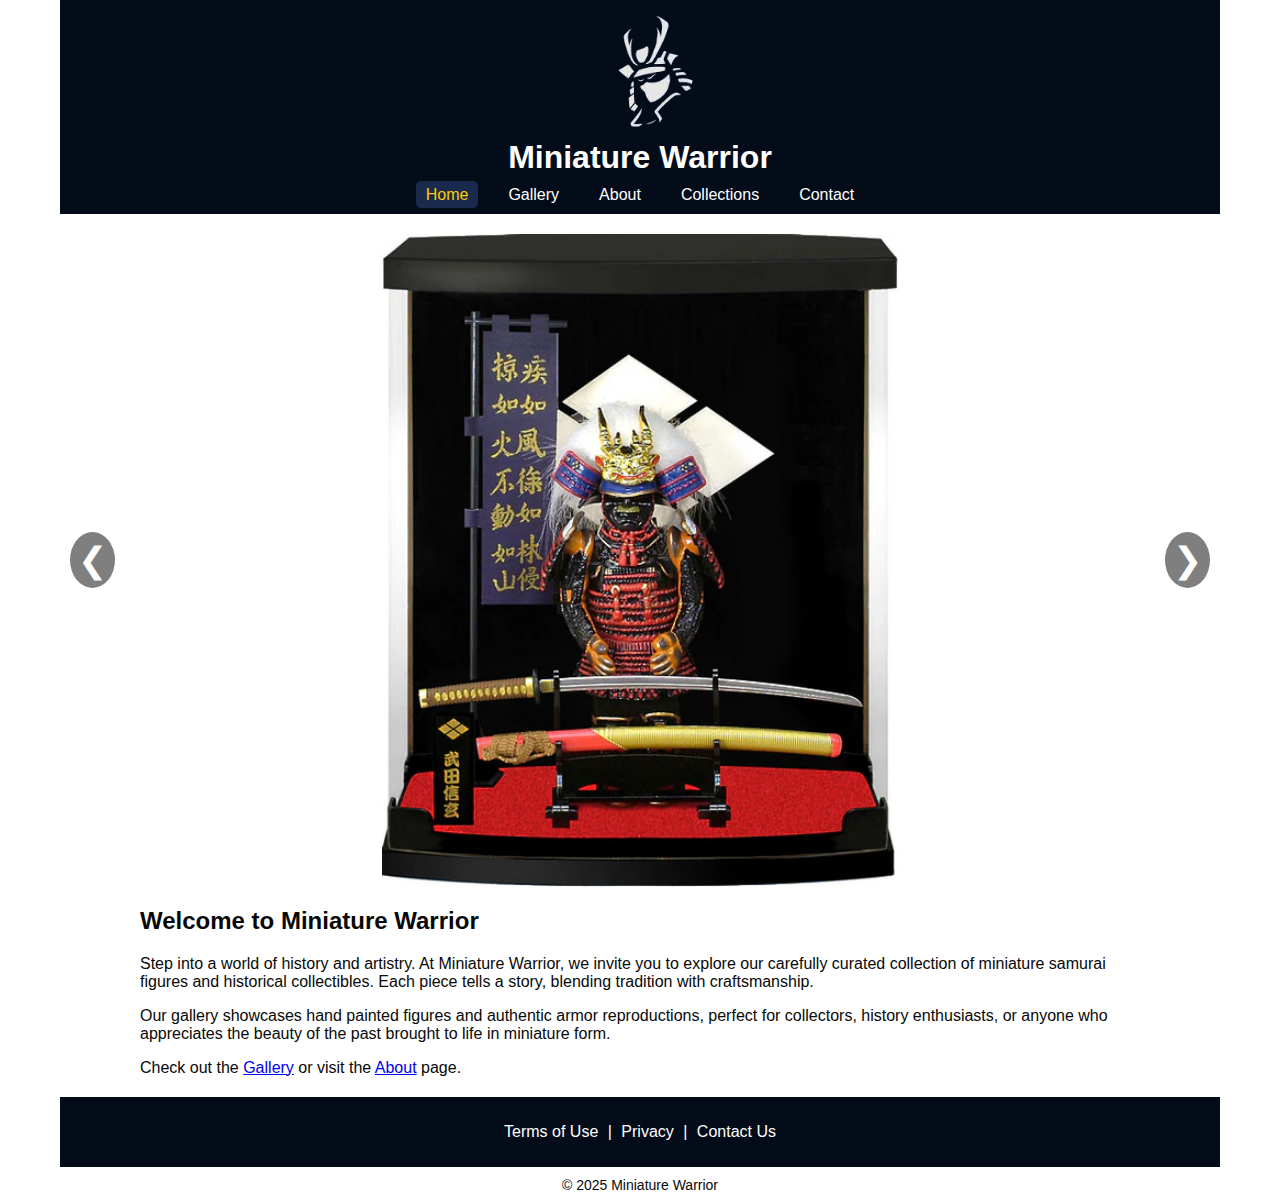
<file: index.html>
<!DOCTYPE html>
<html lang="en">
<head>
  <meta charset="UTF-8">
  <meta name="viewport" content="width=device-width, initial-scale=1.0">
  <title>Home - Miniature Warrior</title>
  <link rel="stylesheet" href="style.css">
</head>
<body>

  <!-- ===== Header ===== -->
  <header>
    <img src="images/my-logo.jpg" alt="Logo">
    <h1>Miniature Warrior</h1>

    <!-- Hamburger Button -->
    <button class="menu-toggle">☰</button>

    <!-- Navigation -->
    <nav class="main-nav">
      <ul>
        <li><a href="index.html" class="active">Home</a></li>
        <li><a href="gallery.html">Gallery</a></li>
        <li><a href="about.html">About</a></li>
        <li class="has-submenu">
          <a href="#">Collections</a>
          <ul class="submenu">
            <li><a href="samurai.html">Samurai</a></li>
            <li><a href="knights.html">Knights</a></li>
            <li><a href="vikings.html">Vikings</a></li>
          </ul>
        </li>
        <li><a href="contact.html">Contact</a></li>
      </ul>
    </nav>
  </header>

  <!-- ===== Slider ===== -->
  <div class="slider">
    <span class="arrow left">&#10094;</span>
    <span class="arrow right">&#10095;</span>
    <img src="images/samurai1.jpg" alt="Samurai 1" class="active">
    <img src="images/samurai2.jpg" alt="Samurai 2">
    <img src="images/samurai3.jpg" alt="Samurai 3">
  </div>

  <!-- ===== Page Content ===== -->
  <div class="page-container">
    <h2>Welcome to Miniature Warrior</h2>
    <p>Step into a world of history and artistry. At Miniature Warrior, we invite you to explore our carefully curated 
      collection of miniature samurai figures and historical collectibles. Each piece tells a story, blending tradition
       with craftsmanship.</p>
    <p>Our gallery showcases hand painted figures and authentic armor reproductions, perfect for collectors, history 
      enthusiasts, or anyone who appreciates the beauty of the past brought to life in miniature form.</p>
    <p>Check out the <a href="gallery.html">Gallery</a> or visit the <a href="about.html">About</a> page.</p>
  </div>

  <!-- ===== Footer ===== -->
  <footer>
    <p>
     <a href="#">Terms of Use</a> |
     <a href="#">Privacy</a> |
     <a href="contact.html">Contact Us</a>
    </p>
  </footer>
  <div class="copyright">© 2025 Miniature Warrior</div>

  <!-- ===== JavaScript ===== -->
  <script>
  document.addEventListener("DOMContentLoaded", function () {
    // Hamburger menu toggle
    const menuToggle = document.querySelector(".menu-toggle");
    const mainNav = document.querySelector(".main-nav");

    menuToggle.addEventListener("click", function () {
      mainNav.classList.toggle("open");
    });

    // Submenu toggle (mobile only)
    const submenuParents = document.querySelectorAll(".has-submenu > a");

    submenuParents.forEach(link => {
      link.addEventListener("click", function (e) {
        if (window.innerWidth <= 768) {
          e.preventDefault(); // prevent link from jumping
          this.parentElement.classList.toggle("open");
        }
      });
    });

    // ===== Slider Logic =====
    const slides = document.querySelectorAll(".slider img");
    const prev = document.querySelector(".arrow.left");
    const next = document.querySelector(".arrow.right");
    let index = 0;

    function showSlide(i) {
      slides.forEach((slide, idx) => {
        slide.classList.remove("active");
        if (idx === i) slide.classList.add("active");
      });
    }

    prev.addEventListener("click", function () {
      index = (index - 1 + slides.length) % slides.length;
      showSlide(index);
    });

    next.addEventListener("click", function () {
      index = (index + 1) % slides.length;
      showSlide(index);
    });
  });
  </script>

</body>
</html>
</file>
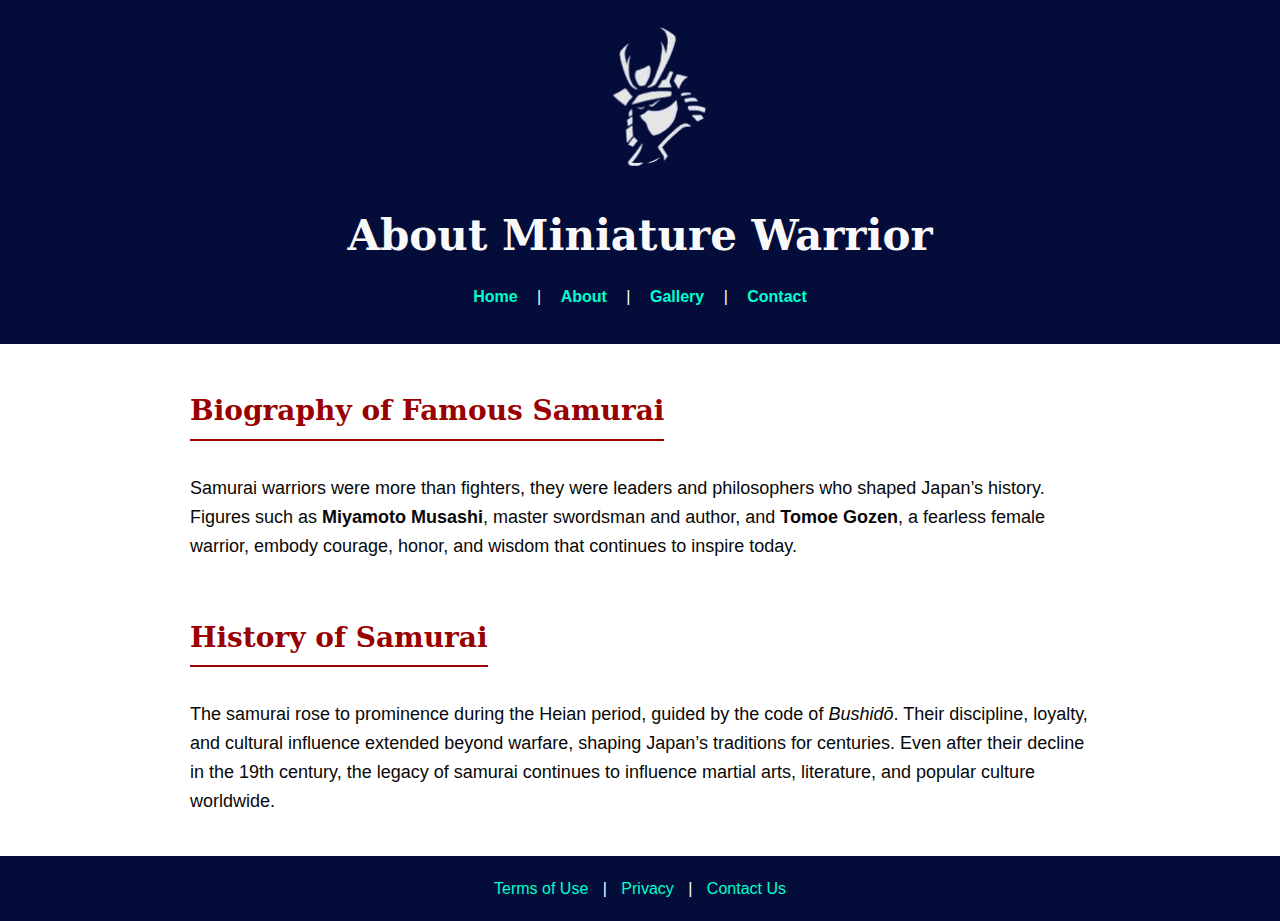
<file: about.html>
<!DOCTYPE html>
<html lang="en">
<head>
<meta charset="UTF-8">
<meta name="viewport" content="width=device-width, initial-scale=1.0">
<title>About - Miniature Warrior</title>
<style>
    body { 
        font-family: Arial, sans-serif; 
        margin: 0; 
        background: #fff; 
        color: #080808; 
        line-height: 1.6;
    }
    header, footer { 
        text-align: center; 
        background: #040c39; 
        color: #fff; 
        padding: 20px 15px; 
    }
    header img { width: 150px; margin-bottom: 10px; }
    h1, h2 { font-family: 'Georgia', 'serif'; margin: 15px 0; }
    h1 { color: #f9f9f9; font-size: 42px; }
    h2 { color: #990000; font-size: 28px; border-bottom: 2px solid #990000; display: inline-block; padding-bottom: 5px; }
    nav { margin: 15px 0; }
    nav a { 
        color: #00ffcc; 
        text-decoration: none; 
        margin: 0 15px; 
        font-weight: bold;
        transition: color 0.3s;
    }
    nav a:hover { color: #ffcc00; }
    main { 
        max-width: 900px; 
        margin: 30px auto; 
        padding: 0 20px; 
    }
    section { 
        margin-bottom: 40px; 
    }
    p { 
        font-size: 18px; 
    }
    footer a { 
        color: #00ffcc; 
        text-decoration: none; 
        margin: 0 10px; 
    }
    footer a:hover { text-decoration: underline; }
</style>
</head>
<body>

<header>
    <img src="/images/my-logo.jpg" alt="Logo">
    <h1>About Miniature Warrior</h1>
    <nav>
        <a href="index.html">Home</a> |
        <a href="about.html">About</a> |
        <a href="gallery.html">Gallery</a> |
        <a href="contact.html">Contact</a>
    </nav>
</header>

<main>
    <section>
        <h2>Biography of Famous Samurai</h2>
        <p>Samurai warriors were more than fighters, they were leaders and philosophers who shaped Japan’s history. Figures such as <strong>Miyamoto Musashi</strong>, master swordsman and author, and <strong>Tomoe Gozen</strong>, a fearless female warrior, embody courage, honor, and wisdom that continues to inspire today.</p>
    </section>

    <section>
        <h2>History of Samurai</h2>
        <p>The samurai rose to prominence during the Heian period, guided by the code of <em>Bushidō</em>. Their discipline, loyalty, and cultural influence extended beyond warfare, shaping Japan’s traditions for centuries. Even after their decline in the 19th century, the legacy of samurai continues to influence martial arts, literature, and popular culture worldwide.</p>
    </section>
</main>

<footer>
    <a href="#">Terms of Use</a> |
    <a href="#">Privacy</a> |
    <a href="contact.html">Contact Us</a>
</footer>

</body>
</html>
</file>
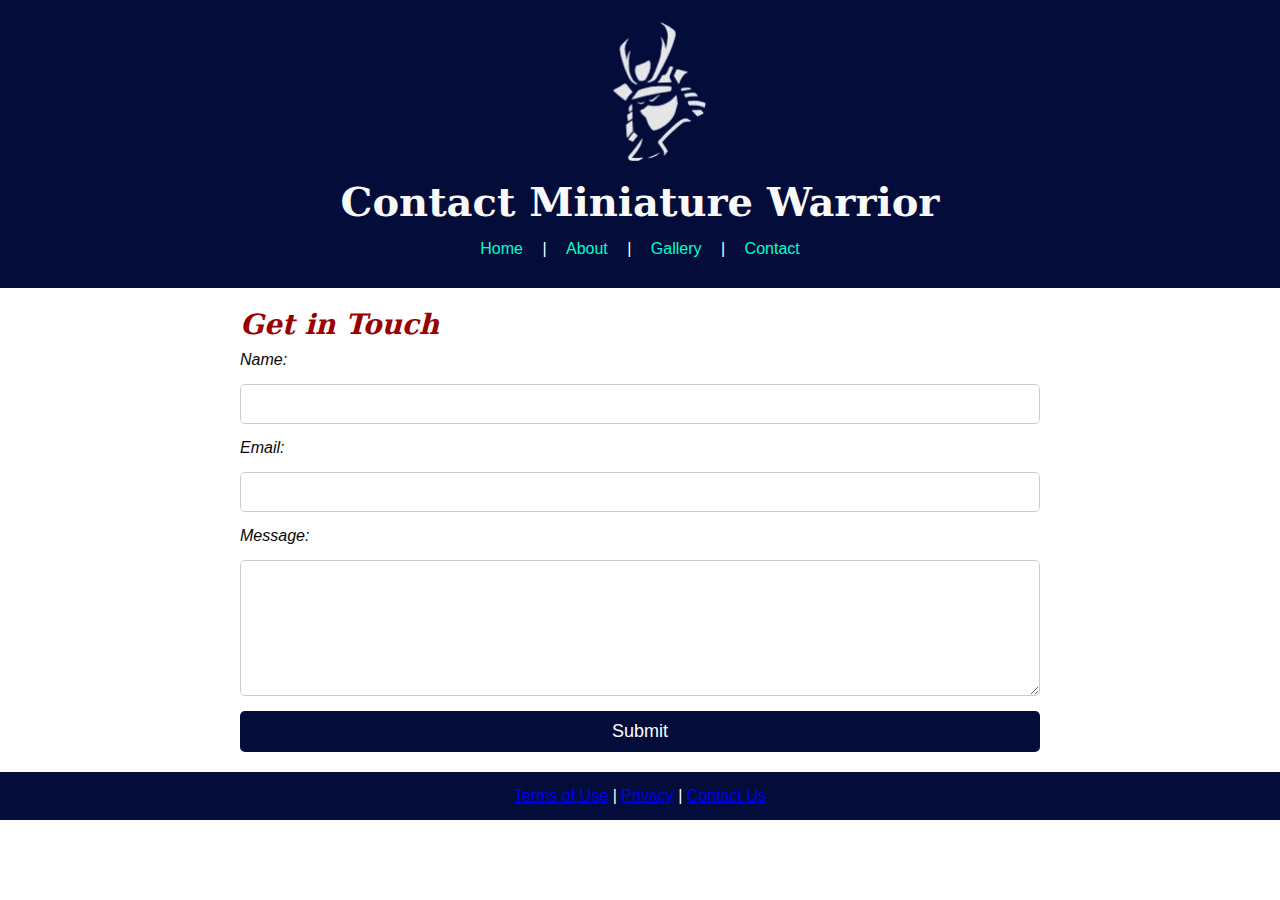
<file: contact.html>
<!DOCTYPE html>
<html lang="en">
<head>
<meta charset="UTF-8">
<meta name="viewport" content="width=device-width, initial-scale=1.0">
<title>Contact - Miniature Warrior</title>
<style>
    body { font-family: Arial, sans-serif; margin: 0; background: #fff; color: #080808; }
    header, footer { text-align: center; background: #040c39; color: #fff; padding: 15px 20px; }
    header img { width: 150px; }
    h1, h2 { font-family: 'Georgia', 'serif'; margin: 10px 0; }
    h1 { color: #f9f9f9; font-size: 40px; }
    h2 { color: #990000; font-size: 28px; }
    nav { margin: 15px 0; }
    nav a { color: #00ffcc; text-decoration: none; margin: 0 15px; }
    nav a:hover { text-decoration: underline; }
    section { max-width: 800px; margin: 20px auto; padding: 0 15px; font-style: italic; }
    form { display: flex; flex-direction: column; gap: 15px; }
    input, textarea { padding: 10px; font-size: 16px; border: 1px solid #ccc; border-radius: 5px; }
    button { padding: 10px; font-size: 18px; background: #040c39; color: #fff; border: none; border-radius: 5px; cursor: pointer; }
    button:hover { background: #333; }
</style>
</head>
<body>

<header>
    <img src="/images/my-logo.jpg" alt="Logo">
    <h1>Contact Miniature Warrior</h1>
    <nav>
        <a href="index.html">Home</a> |
        <a href="about.html">About</a> |
        <a href="gallery.html">Gallery</a> |
        <a href="contact.html">Contact</a>
    </nav>
</header>

<section>
    <h2>Get in Touch</h2>
    <form>
        <label for="name">Name:</label>
        <input type="text" id="name" name="name" required>

        <label for="email">Email:</label>
        <input type="email" id="email" name="email" required>

        <label for="message">Message:</label>
        <textarea id="message" name="message" rows="6" required></textarea>

        <button type="submit">Submit</button>
    </form>
</section>

<footer>
    <a href="#">Terms of Use</a> |
    <a href="#">Privacy</a> |
    <a href="contact.html">Contact Us</a>
</footer>

</body>
</html>
</file>
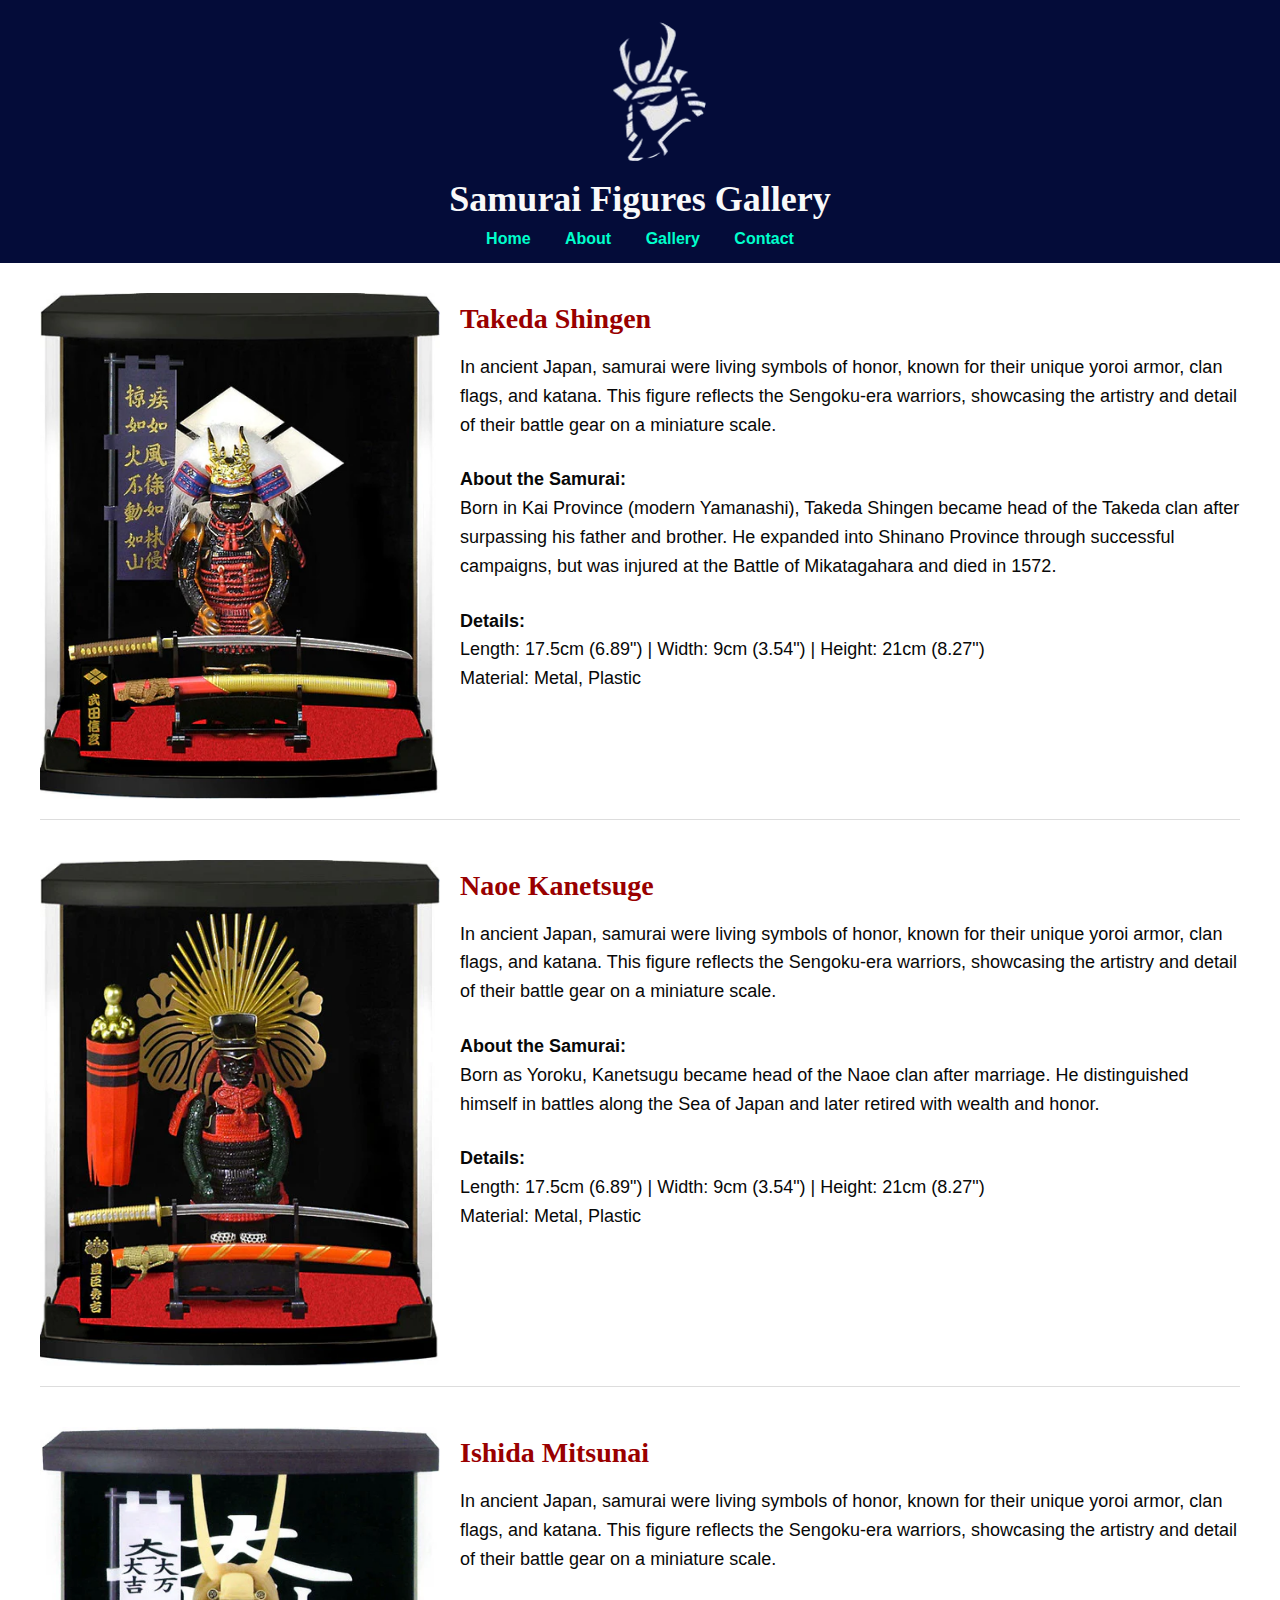
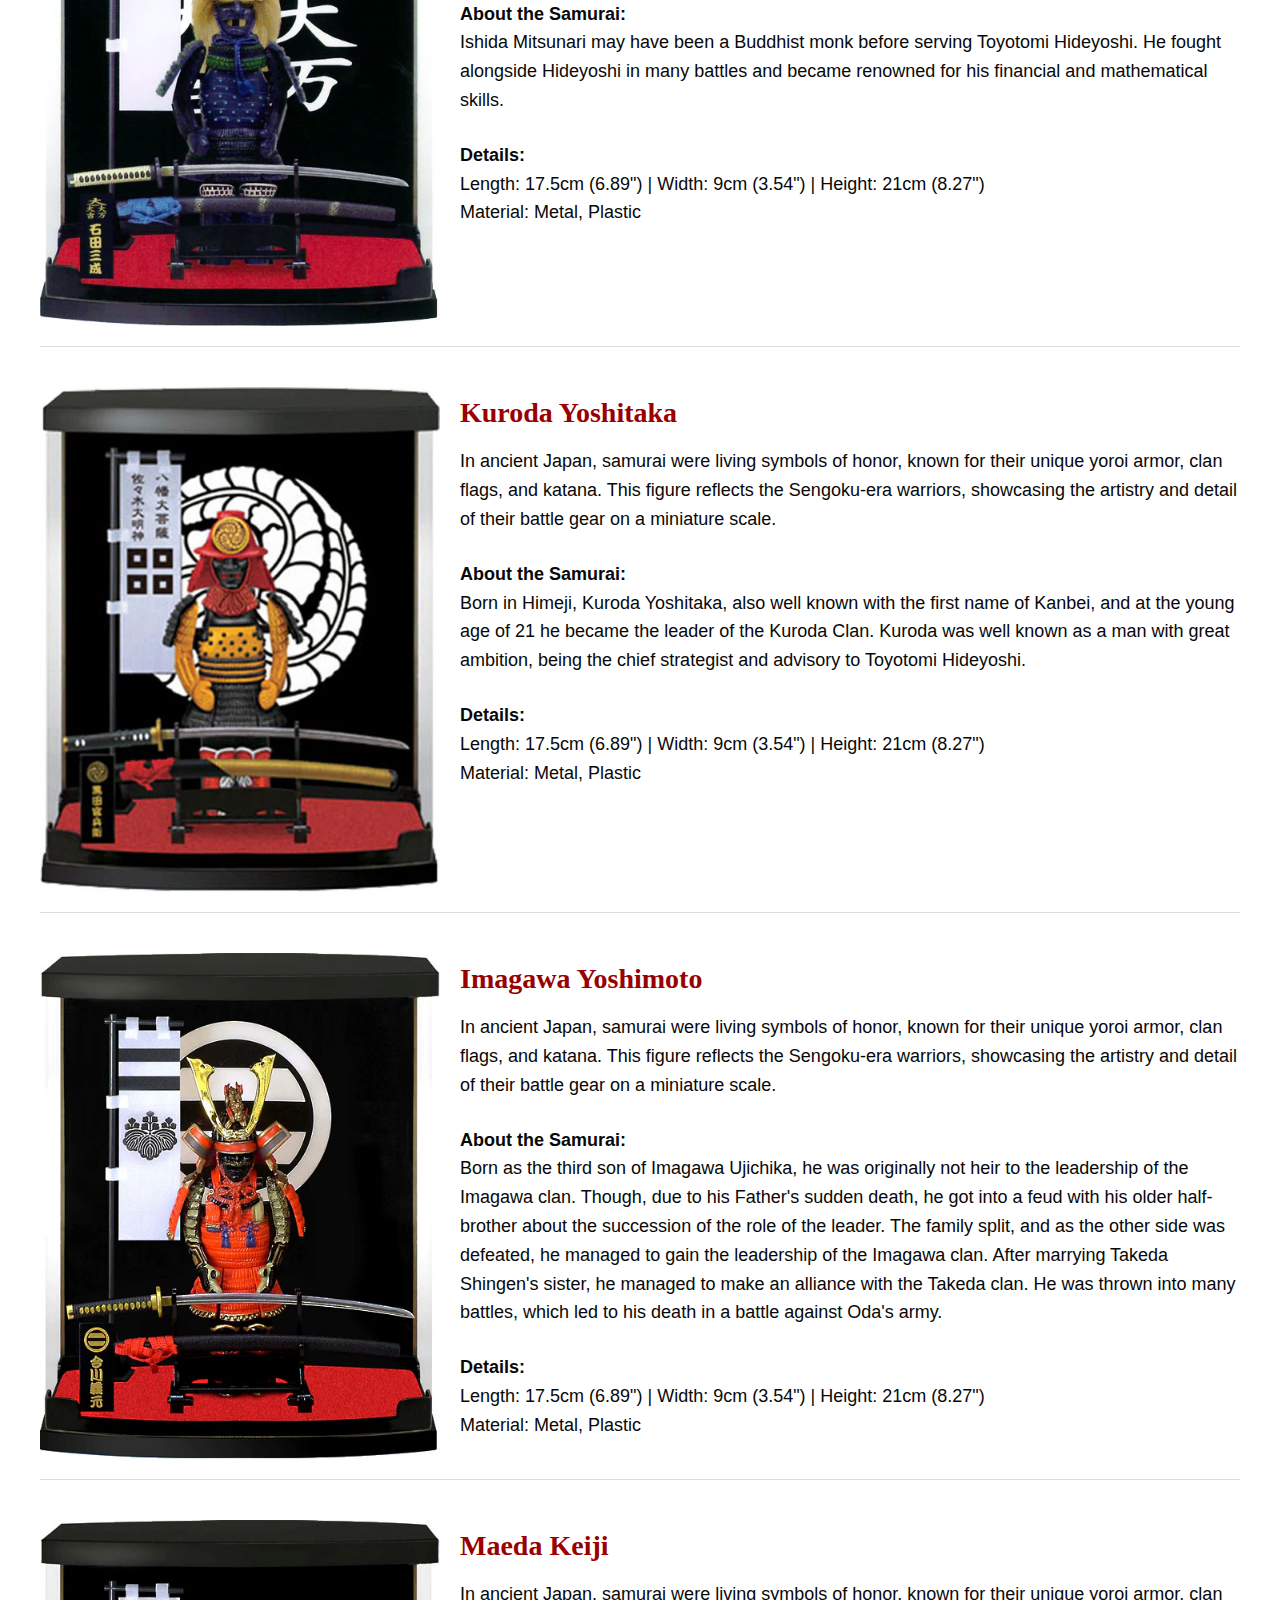
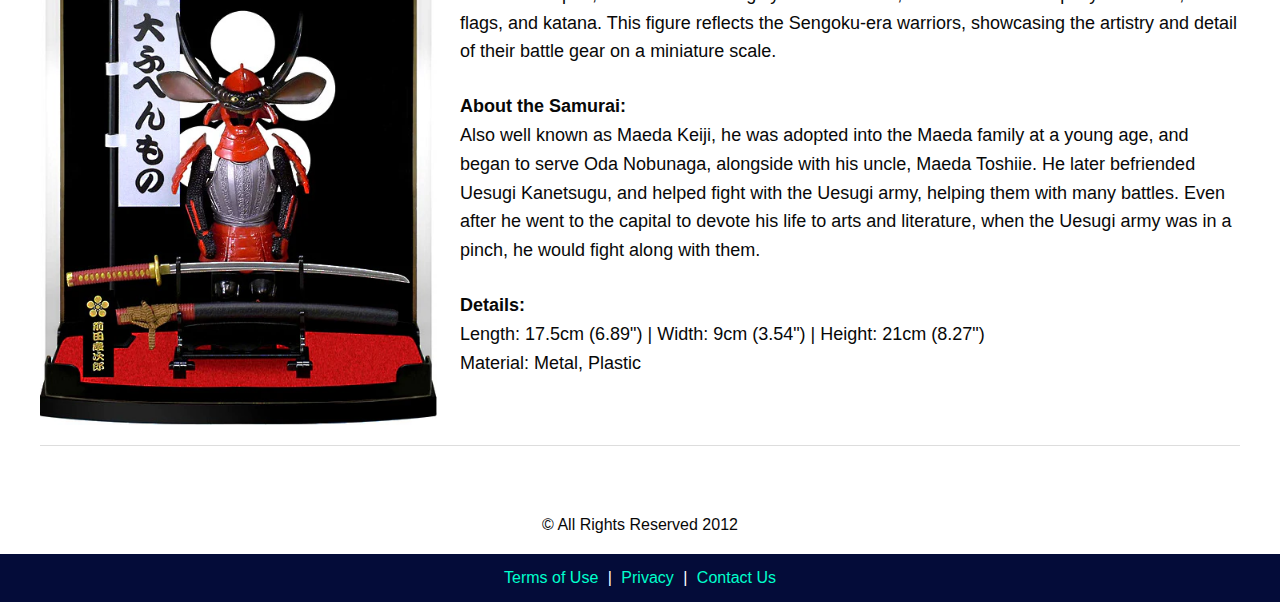
<file: gallery.html>
<!DOCTYPE html>
<html lang="en">
<head>
<meta charset="UTF-8">
<meta name="viewport" content="width=device-width, initial-scale=1.0">
<title>Gallery - Miniature Warrior</title>
<style>
    body { font-family: Arial, sans-serif; margin: 0; background: #fff; color: #080808; }
    header, footer { text-align: center; background: #040c39; color: #fff; padding: 15px 20px; }
    header img { width: 150px; }
    nav { margin-top: 10px; }
    nav a { color: #00ffcc; text-decoration: none; margin: 0 15px; font-weight: bold; }
    nav a:hover { text-decoration: underline; }
    h1, h2 { font-family: 'Georgia', serif; margin: 10px 0; }
    h1 { color: #f9f9f9; font-size: 36px; }
    h2 { color: #990000; }

    .gallery-container {
        max-width: 1200px;
        margin: 20px auto;
        padding: 10px;
    }

    .gallery-item {
        display: flex;
        flex-direction: row;
        align-items: flex-start;
        margin-bottom: 40px;
        padding-bottom: 20px;
        border-bottom: 1px solid #ddd;
    }

    .gallery-item img {
        width: 400px;
        height: auto;
        border-radius: 10px;
        margin-right: 20px;
        flex-shrink: 0;
        transition: transform 0.3s;
        cursor: pointer;
    }

    .gallery-item img:hover {
        transform: scale(1.05);
    }

    .description {
        display: flex;
        flex-direction: column;
        justify-content: flex-start;
    }

    .description h2 {
        font-size: 28px;
        margin-bottom: 10px;
    }

    .description p {
        font-size: 18px;
        line-height: 1.6;
        margin: 8px 0;
    }

    .description p strong {
        display: block;
        margin-top: 10px;
    }

    footer a { color: #00ffcc; text-decoration: none; margin: 0 5px; }
    footer a:hover { text-decoration: underline; }
    .copyright { text-align: center; margin: 20px 0; }
</style>
</head>
<body>

<header>
    <img src="images/my-logo.jpg" alt="Logo">
    <h1>Samurai Figures Gallery</h1>
    <nav>
        <a href="index.html">Home</a>
        <a href="about.html">About</a>
        <a href="gallery.html">Gallery</a>
        <a href="contact.html">Contact</a>
    </nav>
</header>

<div class="gallery-container">

    <div class="gallery-item">
        <img src="images/samurai1.jpg" alt="Samurai Figure 1">
        <div class="description">
            <h2>Takeda Shingen</h2>
            <p>In ancient Japan, samurai were living symbols of honor, known for their unique yoroi armor, clan flags, and katana. This figure reflects the Sengoku-era warriors, 
                showcasing the artistry and detail of their battle gear on a miniature scale.</p>
            <p><strong>About the Samurai:</strong> Born in Kai Province (modern Yamanashi), Takeda Shingen became head of the Takeda clan after surpassing his father and brother. 
                He expanded into Shinano Province through successful campaigns, but was injured at the Battle of Mikatagahara and died in 1572.</p>
            <p><strong>Details:</strong>
                Length: 17.5cm (6.89") | Width: 9cm (3.54") | Height: 21cm (8.27")<br>
                Material: Metal, Plastic
            </p>
        </div>
    </div>

    <div class="gallery-item">
        <img src="images/samurai2.jpg" alt="Samurai Figure 2">
        <div class="description">
            <h2>Naoe Kanetsuge</h2>
            <p>In ancient Japan, samurai were living symbols of honor, known for their unique yoroi armor, clan flags, and katana. This figure reflects the Sengoku-era warriors,
                showcasing the artistry and detail of their battle gear on a miniature scale.</p>
            <p><strong>About the Samurai:</strong> Born as Yoroku, Kanetsugu became head of the Naoe clan after marriage. He distinguished himself in battles along the Sea of Japan 
                and later retired with wealth and honor.</p>
            <p><strong>Details:</strong>
                Length: 17.5cm (6.89") | Width: 9cm (3.54") | Height: 21cm (8.27")<br>
                Material: Metal, Plastic
            </p>
        </div>
    </div>

    <div class="gallery-item">
        <img src="images/samurai3.jpg" alt="Samurai Figure 3">
        <div class="description">
            <h2>Ishida Mitsunai</h2>
            <p>In ancient Japan, samurai were living symbols of honor, known for their unique yoroi armor, clan flags, and katana. This figure reflects the Sengoku-era warriors,
                showcasing the artistry and detail of their battle gear on a miniature scale.</p>
            <p><strong>About the Samurai:</strong> Ishida Mitsunari may have been a Buddhist monk before serving Toyotomi Hideyoshi. He fought alongside Hideyoshi in many battles
                 and became renowned for his financial and mathematical skills.</p>
            <p><strong>Details:</strong>
                Length: 17.5cm (6.89") | Width: 9cm (3.54") | Height: 21cm (8.27")<br>
                Material: Metal, Plastic
            </p>
        </div>
    </div>

    <div class="gallery-item">
        <img src="images/samurai4.jpg" alt="Samurai Figure 4">
        <div class="description">
            <h2>Kuroda Yoshitaka</h2>
            <p>In ancient Japan, samurai were living symbols of honor, known for their unique yoroi armor, clan flags, and katana. This figure reflects the Sengoku-era warriors,
                showcasing the artistry and detail of their battle gear on a miniature scale.</p>
            <p><strong>About the Samurai:</strong> Born in Himeji, Kuroda Yoshitaka, also well known with the first name of Kanbei, and at the young age of 21 he became the 
                leader of the Kuroda Clan. Kuroda was well known as a man with great ambition, being the chief strategist and advisory to Toyotomi Hideyoshi. </p>
            <p><strong>Details:</strong>
                Length: 17.5cm (6.89") | Width: 9cm (3.54") | Height: 21cm (8.27")<br>
                Material: Metal, Plastic
            </p>
        </div>
    </div>

    <div class="gallery-item">
        <img src="images/samurai5.jpg" alt="Samurai Figure 5">
        <div class="description">
            <h2>Imagawa Yoshimoto</h2>
            <p>In ancient Japan, samurai were living symbols of honor, known for their unique yoroi armor, clan flags, and katana. This figure reflects the Sengoku-era warriors,
                showcasing the artistry and detail of their battle gear on a miniature scale.</p>
            <p><strong>About the Samurai:</strong> Born as the third son of Imagawa Ujichika, he was originally not heir to the leadership of the Imagawa clan. Though, due to
                 his Father's sudden death, he got into a feud with his older half-brother about the succession of the role of the leader. The family split, and as the other 
                 side was defeated, he managed to gain the leadership of the Imagawa clan. After marrying Takeda Shingen's sister, he managed to make an alliance with the
                  Takeda clan. He was thrown into many battles, which led to his death in a battle against Oda's army.  </p>
            <p><strong>Details:</strong>
                Length: 17.5cm (6.89") | Width: 9cm (3.54") | Height: 21cm (8.27")<br>
                Material: Metal, Plastic
            </p>
        </div>
    </div>

    <div class="gallery-item">
        <img src="images/samurai6.jpg" alt="Samurai Figure 6">
        <div class="description">
            <h2>Maeda Keiji</h2>
            <p>In ancient Japan, samurai were living symbols of honor, known for their unique yoroi armor, clan flags, and katana. This figure reflects the Sengoku-era warriors,
                showcasing the artistry and detail of their battle gear on a miniature scale.</p>
            <p><strong>About the Samurai:</strong> Also well known as Maeda Keiji, he was adopted into the Maeda family at a young age, and began to serve Oda Nobunaga, 
                alongside with his uncle, Maeda Toshiie. He later befriended Uesugi Kanetsugu, and helped fight with the Uesugi army, helping them with many battles. 
                Even after he went to the capital to devote his life to arts and literature, when the Uesugi army was in a pinch, he would fight along with them. </p>
            <p><strong>Details:</strong>
                Length: 17.5cm (6.89") | Width: 9cm (3.54") | Height: 21cm (8.27")<br>
                Material: Metal, Plastic
            </p>
        </div>
    </div>

</div>

<div class="copyright">
    &copy; All Rights Reserved 2012
</div>

<footer>
    <a href="#">Terms of Use</a> | <a href="#">Privacy</a> | <a href="contact.html">Contact Us</a>
</footer>

</body>
</html>
</file>
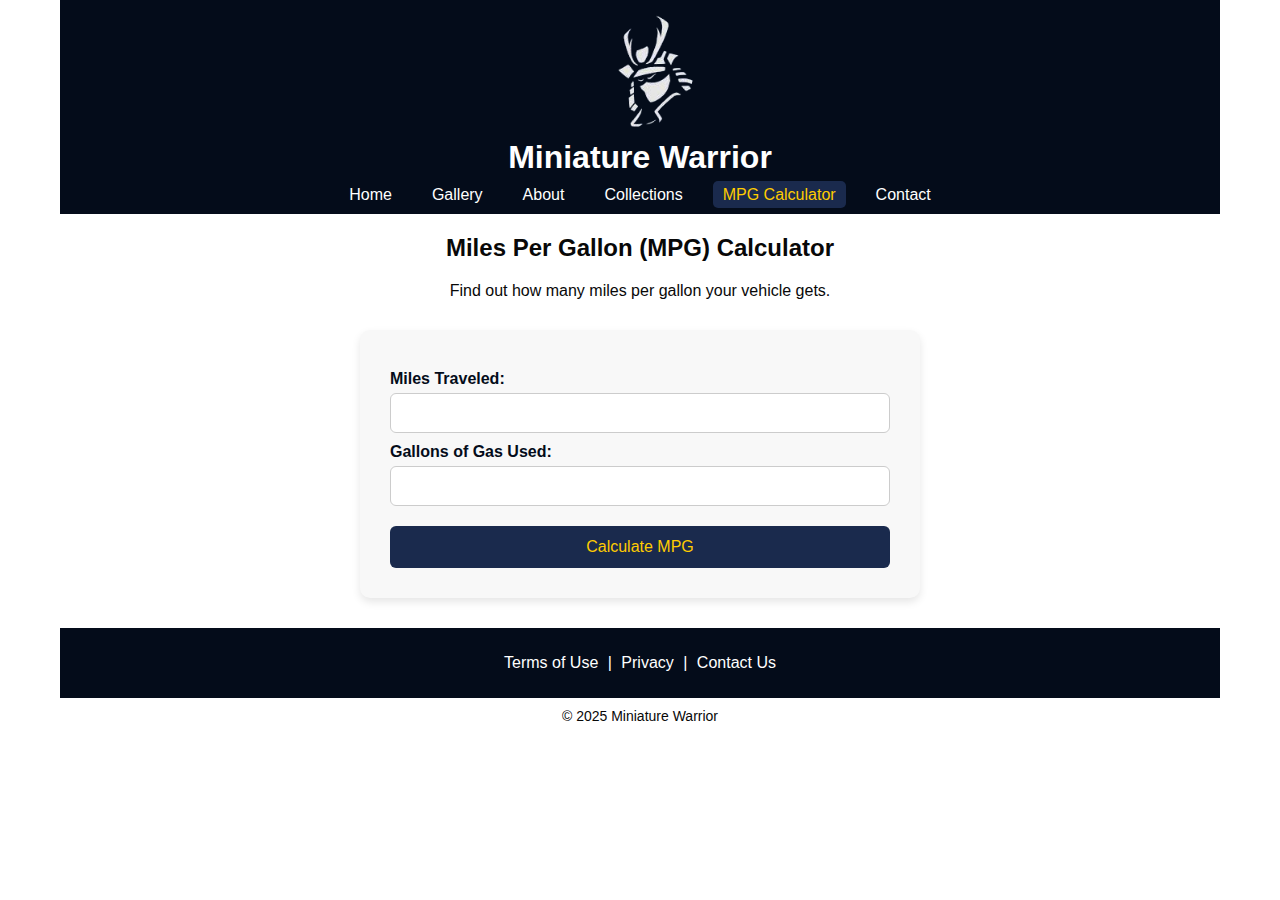
<file: milespergallon.html>
<!DOCTYPE html>
<html lang="en">
<head>
  <meta charset="UTF-8">
  <meta name="viewport" content="width=device-width, initial-scale=1.0">
  <title>Miles Per Gallon Calculator - Miniature Warrior</title>
  <link rel="stylesheet" href="style.css">
  <style>
    /* ===== MPG Calculator Styles ===== */
    .mpg-form {
      background: #f8f8f8;
      border-radius: 10px;
      padding: 30px;
      max-width: 500px;
      margin: 30px auto;
      box-shadow: 0 4px 8px rgba(0,0,0,0.1);
    }

    .mpg-form label {
      font-weight: bold;
      display: block;
      margin-top: 10px;
      color: #040c1a;
    }

    .mpg-form input {
      width: 100%;
      padding: 10px;
      margin-top: 5px;
      border: 1px solid #ccc;
      border-radius: 6px;
      box-sizing: border-box;
      font-size: 16px;
    }

    .mpg-form button {
      background: #1a2a4d;
      color: #ffcc00;
      border: none;
      padding: 12px 20px;
      margin-top: 20px;
      border-radius: 6px;
      font-size: 16px;
      cursor: pointer;
      transition: background 0.3s ease, color 0.3s ease;
      width: 100%;
    }

    .mpg-form button:hover {
      background: #ffcc00;
      color: #1a2a4d;
      font-weight: bold;
    }

    #result {
      text-align: center;
      margin-top: 25px;
      font-size: 20px;
      font-weight: bold;
      color: #040c1a;
    }
  </style>
</head>
<body>

  <!-- ===== Header ===== -->
  <header>
    <img src="images/my-logo.jpg" alt="Logo">
    <h1>Miniature Warrior</h1>
    <button class="menu-toggle">☰</button>

    <nav class="main-nav">
      <ul>
        <li><a href="index.html">Home</a></li>
        <li><a href="gallery.html">Gallery</a></li>
        <li><a href="about.html">About</a></li>
        <li class="has-submenu">
          <a href="#">Collections</a>
          <ul class="submenu">
            <li><a href="samurai.html">Samurai</a></li>
            <li><a href="knights.html">Knights</a></li>
            <li><a href="vikings.html">Vikings</a></li>
          </ul>
        </li>
        <li><a href="mpg.html" class="active">MPG Calculator</a></li>
        <li><a href="contact.html">Contact</a></li>
      </ul>
    </nav>
  </header>

  <!-- ===== MPG Calculator ===== -->
  <div class="page-container">
    <h2 style="text-align: center;">Miles Per Gallon (MPG) Calculator</h2>
    <p style="text-align:center;">Find out how many miles per gallon your vehicle gets.</p>

    <form id="mpgForm" class="mpg-form">
      <label>Miles Traveled:</label>
      <input type="number" id="milesTraveled" required>

      <label>Gallons of Gas Used:</label>
      <input type="number" id="gallonsUsed" step="0.01" required>

      <button type="button" onclick="calculateMPG()">Calculate MPG</button>
    </form>

    <h3 id="result"></h3>
  </div>

  <!-- ===== Footer ===== -->
  <footer>
    <p>
      <a href="#">Terms of Use</a> |
      <a href="#">Privacy</a> |
      <a href="contact.html">Contact Us</a>
    </p>
  </footer>
  <div class="copyright">© 2025 Miniature Warrior</div>

  <script>
    // MPG calculation logic
    function calculateMPG() {
      const miles = parseFloat(document.getElementById('milesTraveled').value);
      const gallons = parseFloat(document.getElementById('gallonsUsed').value);

      if (miles > 0 && gallons > 0) {
        const mpg = miles / gallons;
        document.getElementById('result').textContent =
          "Your vehicle gets " + mpg.toFixed(2) + " miles per gallon.";
      } else {
        document.getElementById('result').textContent = "Please enter valid positive numbers.";
      }
    }

    // Mobile nav functionality
    document.addEventListener("DOMContentLoaded", function () {
      const menuToggle = document.querySelector(".menu-toggle");
      const mainNav = document.querySelector(".main-nav");
      menuToggle.addEventListener("click", function () {
        mainNav.classList.toggle("open");
      });

      const submenuParents = document.querySelectorAll(".has-submenu > a");
      submenuParents.forEach(link => {
        link.addEventListener("click", function (e) {
          if (window.innerWidth <= 768) {
            e.preventDefault();
            this.parentElement.classList.toggle("open");
          }
        });
      });
    });
  </script>
</body>
</html>
</file>
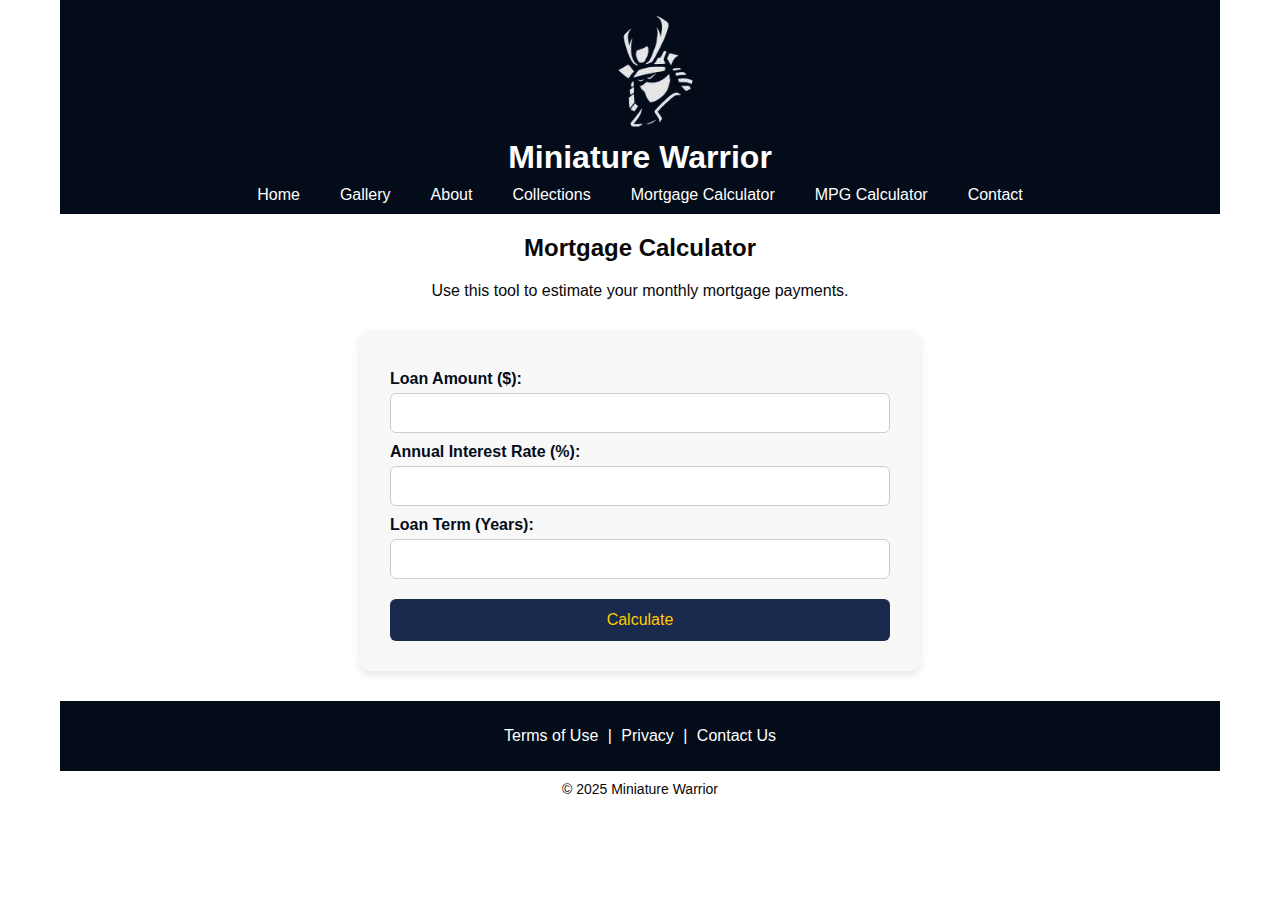
<file: mortgage.html>
<!DOCTYPE html>
<html lang="en">
<head>
  <meta charset="UTF-8">
  <meta name="viewport" content="width=device-width, initial-scale=1.0">
  <title>Mortgage Calculator - Miniature Warrior</title>
  <link rel="stylesheet" href="style.css">
  <style>
    /* ===== Mortgage Calculator Styles ===== */
    .mortgage-form {
      background: #f8f8f8;
      border-radius: 10px;
      padding: 30px;
      max-width: 500px;
      margin: 30px auto;
      box-shadow: 0 4px 8px rgba(0,0,0,0.1);
    }

    .mortgage-form label {
      font-weight: bold;
      display: block;
      margin-top: 10px;
      color: #040c1a;
    }

    .mortgage-form input {
      width: 100%;
      padding: 10px;
      margin-top: 5px;
      border: 1px solid #ccc;
      border-radius: 6px;
      box-sizing: border-box;
      font-size: 16px;
    }

    .mortgage-form button {
      background: #1a2a4d;
      color: #ffcc00;
      border: none;
      padding: 12px 20px;
      margin-top: 20px;
      border-radius: 6px;
      font-size: 16px;
      cursor: pointer;
      transition: background 0.3s ease, color 0.3s ease;
      width: 100%;
    }

    .mortgage-form button:hover {
      background: #ffcc00;
      color: #1a2a4d;
      font-weight: bold;
    }

    #result {
      text-align: center;
      margin-top: 25px;
      font-size: 20px;
      font-weight: bold;
      color: #040c1a;
    }
  </style>
</head>
<body>

  <!-- ===== Header ===== -->
  <header>
    <img src="images/my-logo.jpg" alt="Logo">
    <h1>Miniature Warrior</h1>
    <button class="menu-toggle">☰</button>

    <nav class="main-nav">
      <ul>
        <li><a href="index.html">Home</a></li>
        <li><a href="gallery.html">Gallery</a></li>
        <li><a href="about.html">About</a></li>
        <li class="has-submenu">
          <a href="#">Collections</a>
          <ul class="submenu">
            <li><a href="samurai.html">Samurai</a></li>
            <li><a href="weapons.html">Weapons</a></li>
            <li><a href="armor.html">Armor</a></li>
          </ul>
        </li>
        <li><a href="mortgage.html">Mortgage Calculator</a></li>
        <li><a href="milespergallon.html">MPG Calculator</a></li>
        
        <li><a href="contact.html">Contact</a></li>
      </ul>
    </nav>
  </header>

  <!-- ===== Mortgage Calculator ===== -->
  <div class="page-container">
    <h2 style="text-align: center;">Mortgage Calculator</h2>
    <p style="text-align:center;">Use this tool to estimate your monthly mortgage payments.</p>

    <form id="mortgageForm" class="mortgage-form">
      <label>Loan Amount ($):</label>
      <input type="number" id="loanAmount" required>

      <label>Annual Interest Rate (%):</label>
      <input type="number" id="interestRate" step="0.01" required>

      <label>Loan Term (Years):</label>
      <input type="number" id="loanTerm" required>

      <button type="button" onclick="calculateMortgage()">Calculate</button>
    </form>

    <h3 id="result"></h3>
  </div>

  <!-- ===== Footer ===== -->
  <footer>
    <p>
      <a href="#">Terms of Use</a> |
      <a href="#">Privacy</a> |
      <a href="contact.html">Contact Us</a>
    </p>
  </footer>
  <div class="copyright">© 2025 Miniature Warrior</div>

  <script>
    // Mortgage calculation logic
    function calculateMortgage() {
      const principal = parseFloat(document.getElementById('loanAmount').value);
      const annualRate = parseFloat(document.getElementById('interestRate').value) / 100 / 12;
      const months = parseInt(document.getElementById('loanTerm').value) * 12;

      const x = Math.pow(1 + annualRate, months);
      const monthly = (principal * x * annualRate) / (x - 1);

      if (!isNaN(monthly)) {
        document.getElementById('result').textContent =
          "Estimated Monthly Payment: $" + monthly.toFixed(2);
      } else {
        document.getElementById('result').textContent = "Please enter valid numbers.";
      }
    }

    // Mobile nav functionality
    document.addEventListener("DOMContentLoaded", function () {
      const menuToggle = document.querySelector(".menu-toggle");
      const mainNav = document.querySelector(".main-nav");
      menuToggle.addEventListener("click", function () {
        mainNav.classList.toggle("open");
      });

      const submenuParents = document.querySelectorAll(".has-submenu > a");
      submenuParents.forEach(link => {
        link.addEventListener("click", function (e) {
          if (window.innerWidth <= 768) {
            e.preventDefault();
            this.parentElement.classList.toggle("open");
          }
        });
      });
    });
  </script>
</body>
</html>
</file>
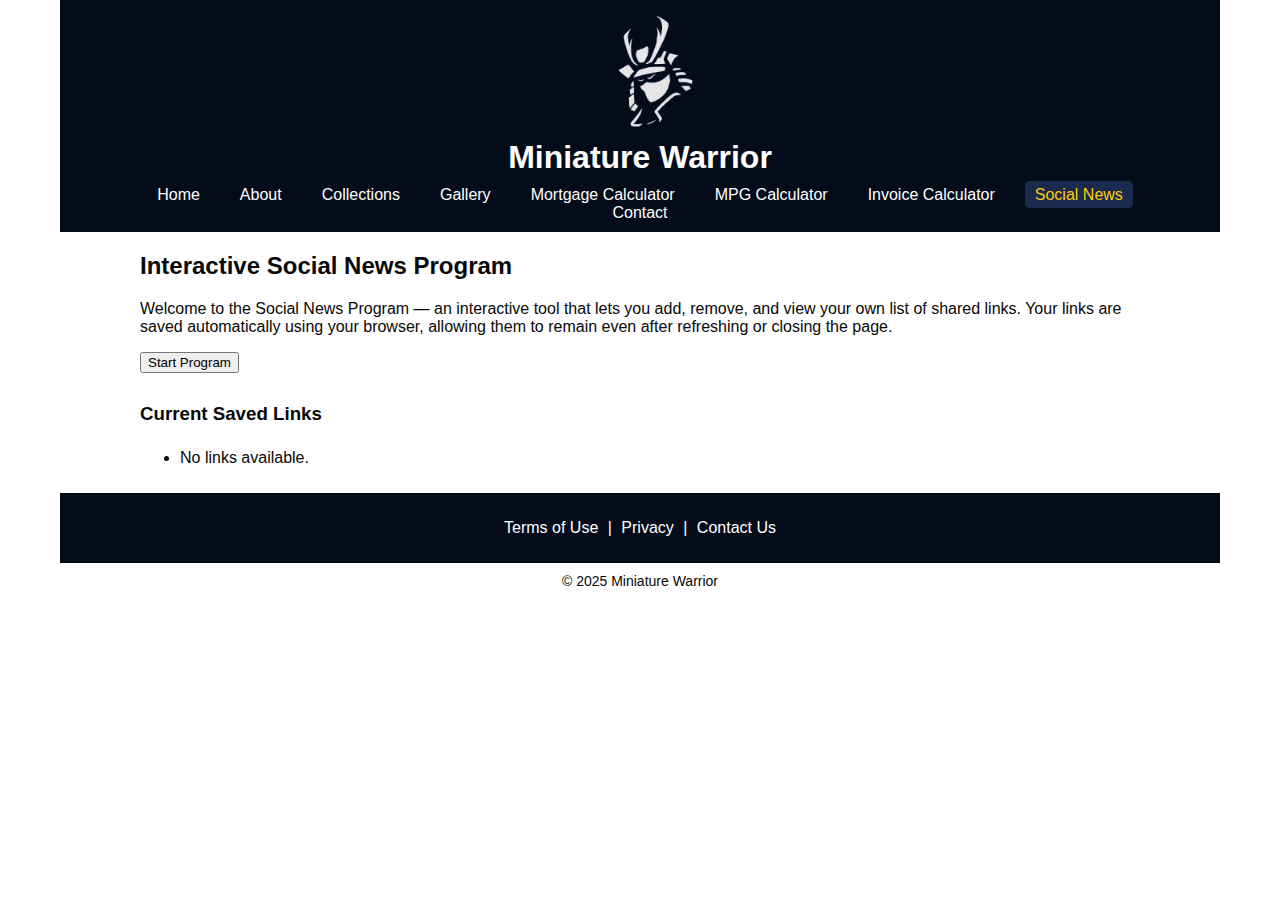
<file: socialnews.html>
<!DOCTYPE html>
<html lang="en">
<head>
  <meta charset="UTF-8">
  <meta name="viewport" content="width=device-width, initial-scale=1.0">
  <title>Social News Program - Miniature Warrior</title>
  <link rel="stylesheet" href="style.css">
</head>

<body>

  <!-- ===== Header ===== -->
  <header>
    <img src="images/my-logo.jpg" alt="Logo">
    <h1>Miniature Warrior</h1>

    <button class="menu-toggle">☰</button>

    <nav class="main-nav">
      <ul>
        <li><a href="index.html">Home</a></li>
        <li><a href="about.html">About</a></li>

        <li class="has-submenu">
          <a href="#">Collections</a>
          <ul class="submenu">
            <li><a href="samurai.html">Samurai</a></li>
            <li><a href="knights.html">Knights</a></li>
            <li><a href="vikings.html">Vikings</a></li>
          </ul>
        </li>

        <li><a href="gallery.html">Gallery</a></li>

        <li><a href="mortgage.html">Mortgage Calculator</a></li>
        <li><a href="milespergallon.html">MPG Calculator</a></li>
        <li><a href="calculator.html">Invoice Calculator</a></li>

        <li><a href="socialnews.html" class="active">Social News</a></li>
        <li><a href="contact.html">Contact</a></li>
      </ul>
    </nav>
  </header>

  <!-- ===== Page Content ===== -->
  <div class="page-container">
    <h2>Interactive Social News Program</h2>
    <p>
      Welcome to the Social News Program — an interactive tool that lets you add, remove, and view your own list of shared links. 
      Your links are saved automatically using your browser, allowing them to remain even after refreshing or closing the page.
    </p>

    <button class="btn" onclick="startMenu()">Start Program</button>

    <h3 style="margin-top:30px;">Current Saved Links</h3>
    <ul id="linkList" style="text-align:left; line-height:1.8;"></ul>
  </div>

  <!-- ===== Footer ===== -->
  <footer>
    <p>
      <a href="#">Terms of Use</a> |
      <a href="#">Privacy</a> |
      <a href="contact.html">Contact Us</a>
    </p>
  </footer>
  <div class="copyright">© 2025 Miniature Warrior</div>


  <!-- ===== JavaScript ===== -->
  <script>
  // ===== Mobile Navigation Toggle =====
  document.addEventListener("DOMContentLoaded", function () {
    const menuToggle = document.querySelector(".menu-toggle");
    const mainNav = document.querySelector(".main-nav");

    menuToggle.addEventListener("click", function () {
      mainNav.classList.toggle("open");
    });

    const submenuParents = document.querySelectorAll(".has-submenu > a");
    submenuParents.forEach(link => {
      link.addEventListener("click", function (e) {
        if (window.innerWidth <= 768) {
          e.preventDefault();
          this.parentElement.classList.toggle("open");
        }
      });
    });
  });


  // ==========================================
  // SOCIAL NEWS PROGRAM — WITH SAVED LINKS
  // ==========================================

  class LinkItem {
    constructor(title, url, author) {
      if (!url.startsWith("http://") && !url.startsWith("https://")) {
        url = "http://" + url;
      }
      this.title = title;
      this.url = url;
      this.author = author;
    }
  }

  // Load saved links OR start with empty array
  let links = JSON.parse(localStorage.getItem("savedLinks")) || [];

  function saveLinks() {
    localStorage.setItem("savedLinks", JSON.stringify(links));
  }

  function startMenu() {
    let choice = "";

    do {
      choice = prompt(
        "Choose an action:\n" +
        "1 - Show list of links\n" +
        "2 - Add a new link\n" +
        "3 - Remove a link\n" +
        "4 - Quit"
      );

      switch (choice) {
        case "1":
          showLinks();
          break;
        case "2":
          addLink();
          break;
        case "3":
          removeLink();
          break;
        case "4":
          alert("Goodbye!");
          break;
        default:
          alert("Invalid option, choose 1–4.");
      }
    } while (choice !== "4");

    renderList();
  }

  function showLinks() {
    if (links.length === 0) {
      alert("No links available.");
      return;
    }

    let text = "Your Saved Links:\n\n";
    links.forEach((link, index) => {
      text += `${index + 1}) ${link.title} (${link.url}) by ${link.author}\n`;
    });

    alert(text);
  }

  function addLink() {
    const title = prompt("Enter the link title:");
    const url = prompt("Enter the link URL:");
    const author = prompt("Enter the author's name:");

    if (title && url && author) {
      links.push(new LinkItem(title, url, author));
      saveLinks();
      alert("Link added!");
    } else {
      alert("All fields must be filled.");
    }

    renderList();
  }

  function removeLink() {
    if (links.length === 0) {
      alert("There are no links to remove.");
      return;
    }

    let index;
    do {
      index = Number(prompt(`Enter link index to remove (1–${links.length}):`));
    } while (isNaN(index) || index < 1 || index > links.length);

    links.splice(index - 1, 1);
    saveLinks();
    alert("Link removed.");

    renderList();
  }

  function renderList() {
    const list = document.getElementById("linkList");
    list.innerHTML = "";

    if (links.length === 0) {
      list.innerHTML = "<li>No links available.</li>";
      return;
    }

    links.forEach((link, index) => {
      const li = document.createElement("li");
      li.innerHTML = `
        <strong>${index + 1}. ${link.title}</strong>
        (<a href="${link.url}" target="_blank">${link.url}</a>)
        - by ${link.author}
      `;
      list.appendChild(li);
    });
  }

  // Load saved list immediately on page open
  renderList();
  </script>

</body>
</html>
</file>
<file: style.css>
/* ===== General Body Styles ===== */
body {
    font-family: Arial, sans-serif;
    margin: 0;
    padding-left: 60px;
    padding-right: 60px;
    background: #fff;
    color: #080808;
    box-sizing: border-box;
}

/* ===== Header ===== */
header {
    text-align: center;
    background: #040c1a;
    color: #fff;
    padding: 10px 60px;
}

header img {
    max-width: 120px;
    height: auto;
    display: block;
    margin: 0 auto;
}

header h1 {
    margin: 10px 0;
}

/* ===== Navigation ===== */
.main-nav ul {
    list-style: none;
    padding: 0;
    margin: 0;
    display: flex;
    justify-content: center;
    flex-wrap: wrap;
}

.main-nav li {
    margin: 0 10px;
    position: relative;
}

.main-nav a {
    text-decoration: none;
    color: #fff;
    padding: 5px 10px;
    position: relative;
    transition: color 0.3s ease, background 0.3s ease;
}

/* Underline animation */
.main-nav a::after {
    content: "";
    position: absolute;
    left: 0;
    bottom: -2px;
    width: 0;
    height: 2px;
    background: #ffcc00;
    transition: width 0.3s ease;
}

.main-nav a:hover::after {
    width: 100%;
}

.main-nav a:hover,
.main-nav a.active {
    background: #1a2a4d;
    border-radius: 5px;
    color: #ffcc00;
}

/* ===== Submenu ===== */
.has-submenu .submenu {
    display: none; /* always hidden by default */
    position: absolute;
    top: 100%;
    left: 0;
    background: #1a2a4d;
    padding: 10px 0;
    border-radius: 5px;
    min-width: 150px;
    z-index: 1000;
}

/* Desktop hover only */
@media (hover: hover) and (min-width: 769px) {
    .has-submenu:hover .submenu {
        display: block;
    }
}

/* Mobile toggle with "open" */
.has-submenu.open .submenu {
    display: block;
    position: relative;
    top: auto;
    left: auto;
    margin-top: 5px;
    background: #1a2a4d;
}

.submenu li {
    margin: 0;
}

.submenu a {
    color: #fff;
    padding: 8px 15px;
    display: block;
    position: relative;
    transition: color 0.3s ease, background 0.3s ease;
}

.submenu a::after {
    content: "";
    position: absolute;
    left: 0;
    bottom: 2px;
    width: 0;
    height: 2px;
    background: #ffcc00;
    transition: width 0.3s ease;
}

.submenu a:hover::after {
    width: 100%;
}

.submenu a:hover {
    background: #2b3d66;
    color: #ffcc00;
}

/* ===== Mobile Menu ===== */
.menu-toggle {
    display: none;
    font-size: 24px;
    background: none;
    border: none;
    color: #fff;
    cursor: pointer;
}

/* ===== Slider Styles (16:9 Responsive) ===== */
.slider {
    position: relative;
    width: 100%;
    max-width: 1200px;
    padding-top: 56.25%;
    margin: 20px auto;
    overflow: hidden;
    border-radius: 8px;
}

.slider img {
    position: absolute;
    top: 0;
    left: 0;
    width: 100%;
    height: 100%;
    object-fit: contain;
    opacity: 0;
    transition: opacity 0.5s ease-in-out;
}

.slider img.active {
    opacity: 1;
}

/* ===== Slider Arrows ===== */
.slider .arrow {
    position: absolute;
    top: 50%;
    transform: translateY(-50%);
    font-size: 35px;
    color: #fff;
    background: rgba(0,0,0,0.5);
    padding: 8px;
    cursor: pointer;
    border-radius: 50%;
    z-index: 2;
}

.slider .arrow.left { left: 10px; }
.slider .arrow.right { right: 10px; }

.slider .arrow:hover { background: rgba(0,0,0,0.8); }

/* ===== Page Container ===== */
.page-container {
    max-width: 1000px;
    margin: 20px auto;
    padding: 0 10px;
}

/* ===== Footer ===== */
footer {
    text-align: center;
    background: #040c1a;
    color: #fff;
    padding: 10px 60px;
    margin-top: 20px;
}

footer a {
    color: #fff;
    text-decoration: none;
    margin: 0 5px;
    transition: color 0.3s ease;
}

footer a:hover {
    color: #ffcc00;
    text-decoration: underline;
}

/* ===== Copyright ===== */
copyright, .copyright {
    text-align: center;
    font-size: 14px;
    color: #080808;
    margin: 10px 0;
}

/* ===== Responsive Design ===== */
@media (max-width: 1024px) {
    body { padding-left: 40px; padding-right: 40px; }
    header, footer { padding-left: 40px; padding-right: 40px; }
    .slider .arrow { font-size: 30px; padding: 6px; }
}

@media (max-width: 768px) {
    body { padding-left: 20px; padding-right: 20px; }
    header, footer { padding-left: 20px; padding-right: 20px; }

    .main-nav ul { flex-direction: column; display: none; }
    .main-nav.open ul { display: flex; flex-direction: column; }

    /* keep submenus hidden unless .open is added */
    .main-nav.open .has-submenu .submenu { display: none; }
    .main-nav.open .has-submenu.open .submenu { display: block; }

    .menu-toggle { display: block; margin-top: 10px; }
    .slider .arrow { font-size: 25px; padding: 5px; }
}

/* ===== Gallery Items ===== */
.gallery-item {
    display: flex;
    align-items: flex-start;
    gap: 20px;
    margin-bottom: 40px;
}

.gallery-item img {
    width: 300px;
    height: auto;
    border-radius: 8px;
    flex-shrink: 0;
}

.gallery-item .description {
    flex: 1;
}

/* ===== Responsive Gallery ===== */
@media (max-width: 768px) {
    .gallery-item {
        flex-direction: column;
        align-items: center;
    }

    .gallery-item img {
        width: 100%;
        max-width: 400px;
    }

    .gallery-item .description {
        text-align: center;
    }
}
</file>
